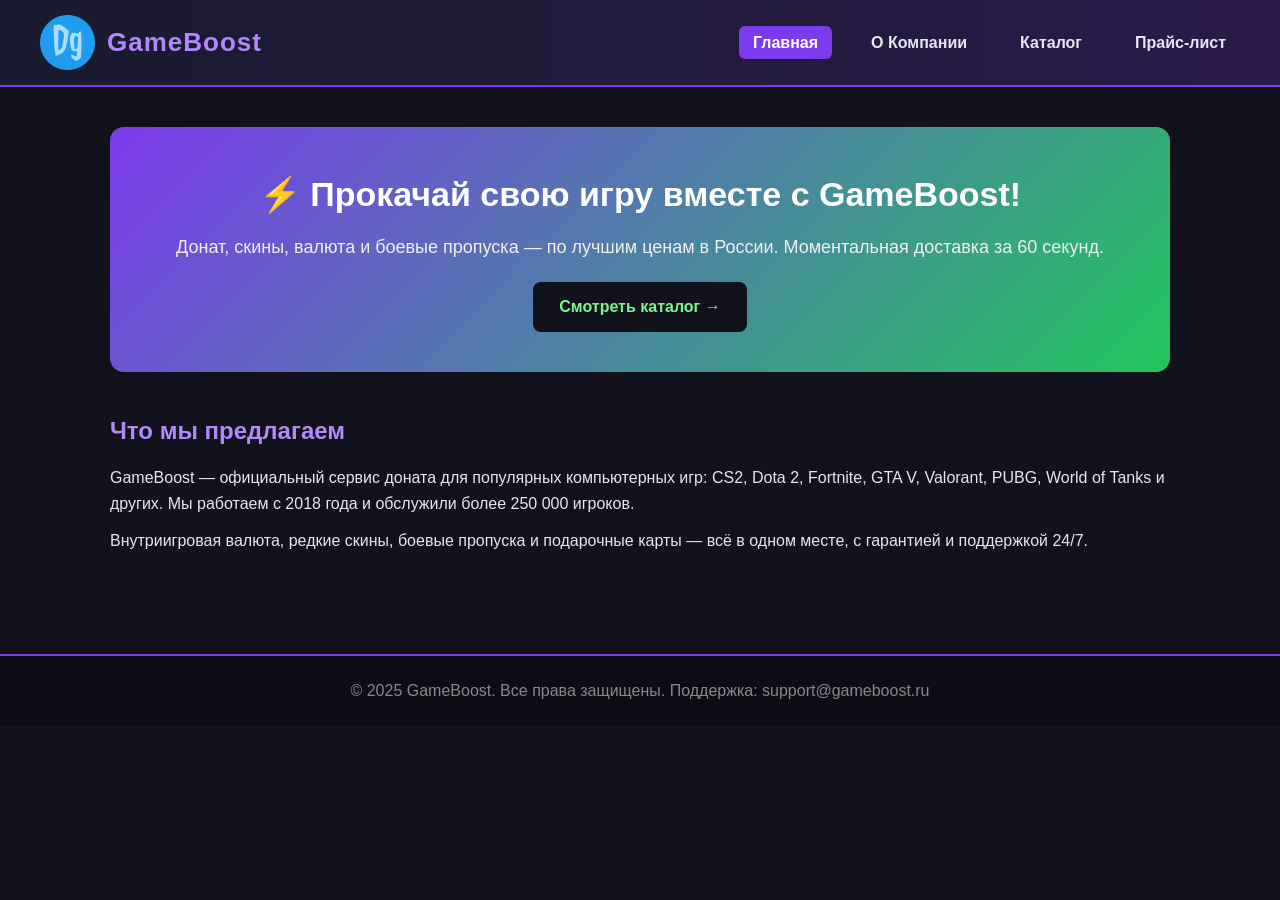
<file: index.html>
<!DOCTYPE html>
<html lang="ru">
<head>
  <meta charset="UTF-8">
  <meta name="viewport" content="width=device-width, initial-scale=1.0">
  <title>GameBoost — донат для компьютерных игр</title>
  <link rel="stylesheet" href="style.css">
</head>
<body>

  <header>
    <div class="logo-block">
      <img src="images/logo.png" alt="Логотип GameBoost">
      <h1>GameBoost</h1>
    </div>
    <nav>
      <ul>
        <li><a href="index.html" class="active">Главная</a></li>
        <li><a href="about.html">О Компании</a></li>
        <li><a href="catalog.html">Каталог</a></li>
        <li><a href="price.html">Прайс-лист</a></li>
      </ul>
    </nav>
  </header>

  <main class="container">

    <!-- Рекламное обращение -->
    <section class="banner">
      <h2>⚡ Прокачай свою игру вместе с GameBoost!</h2>
      <p>Донат, скины, валюта и боевые пропуска — по лучшим ценам в России. Моментальная доставка за 60 секунд.</p>
      <a href="catalog.html" class="cta">Смотреть каталог →</a>
    </section>

    <!-- Описание услуг -->
    <section>
      <h2 style="color:#b388ff; margin-bottom:15px;">Что мы предлагаем</h2>
      <p>GameBoost — официальный сервис доната для популярных компьютерных игр: CS2, Dota 2, Fortnite, GTA V, Valorant, PUBG, World of Tanks и других. Мы работаем с 2018 года и обслужили более 250 000 игроков.</p>
      <p style="margin-top:12px;">Внутриигровая валюта, редкие скины, боевые пропуска и подарочные карты — всё в одном месте, с гарантией и поддержкой 24/7.</p>
    </section>

  </main>

  <footer>
    © 2025 GameBoost. Все права защищены. Поддержка: support@gameboost.ru
  </footer>

</body>
</html>
</file>
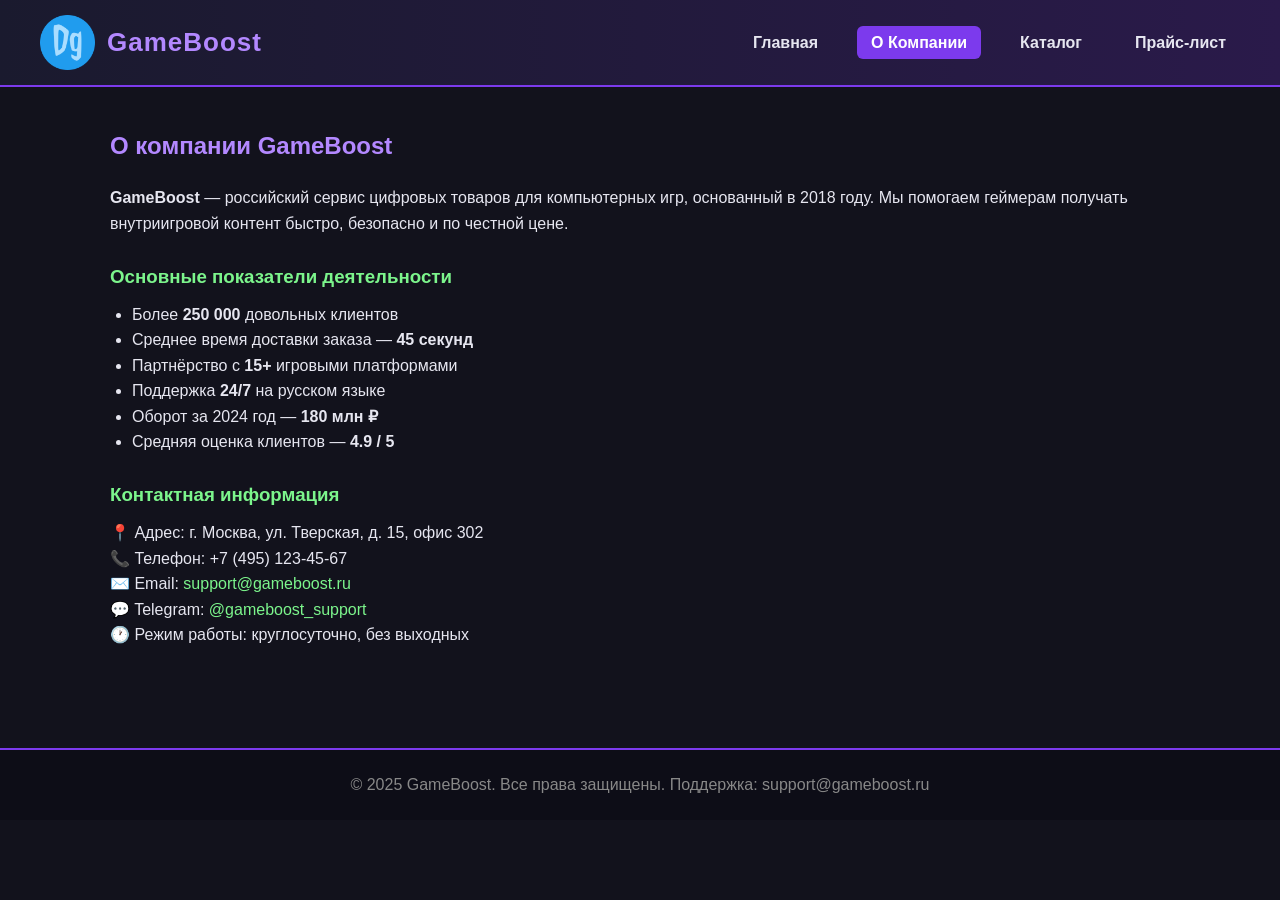
<file: about.html>
<!DOCTYPE html>
<html lang="ru">
<head>
  <meta charset="UTF-8">
  <title>О компании — GameBoost</title>
  <link rel="stylesheet" href="style.css">
</head>
<body>

  <header>
    <div class="logo-block">
      <img src="images/logo.png" alt="Логотип GameBoost">
      <h1>GameBoost</h1>
    </div>
    <nav>
      <ul>
        <li><a href="index.html">Главная</a></li>
        <li><a href="about.html" class="active">О Компании</a></li>
        <li><a href="catalog.html">Каталог</a></li>
        <li><a href="price.html">Прайс-лист</a></li>
      </ul>
    </nav>
  </header>

  <main class="container">

    <h2 style="color:#b388ff; margin-bottom:20px;">О компании GameBoost</h2>

    <p><strong>GameBoost</strong> — российский сервис цифровых товаров для компьютерных игр, основанный в 2018 году. Мы помогаем геймерам получать внутриигровой контент быстро, безопасно и по честной цене.</p>

    <h3 style="color:#7cf58c; margin:25px 0 10px;">Основные показатели деятельности</h3>
    <ul style="padding-left: 22px;">
      <li>Более <strong>250 000</strong> довольных клиентов</li>
      <li>Среднее время доставки заказа — <strong>45 секунд</strong></li>
      <li>Партнёрство с <strong>15+</strong> игровыми платформами</li>
      <li>Поддержка <strong>24/7</strong> на русском языке</li>
      <li>Оборот за 2024 год — <strong>180 млн ₽</strong></li>
      <li>Средняя оценка клиентов — <strong>4.9 / 5</strong></li>
    </ul>

    <h3 style="color:#7cf58c; margin:25px 0 10px;">Контактная информация</h3>
    <p>
      📍 Адрес: г. Москва, ул. Тверская, д. 15, офис 302<br>
      📞 Телефон: +7 (495) 123-45-67<br>
      ✉️ Email: <a href="mailto:support@gameboost.ru">support@gameboost.ru</a><br>
      💬 Telegram: <a href="#">@gameboost_support</a><br>
      🕐 Режим работы: круглосуточно, без выходных
    </p>

  </main>

  <footer>
    © 2025 GameBoost. Все права защищены. Поддержка: support@gameboost.ru
  </footer>

</body>
</html>
</file>
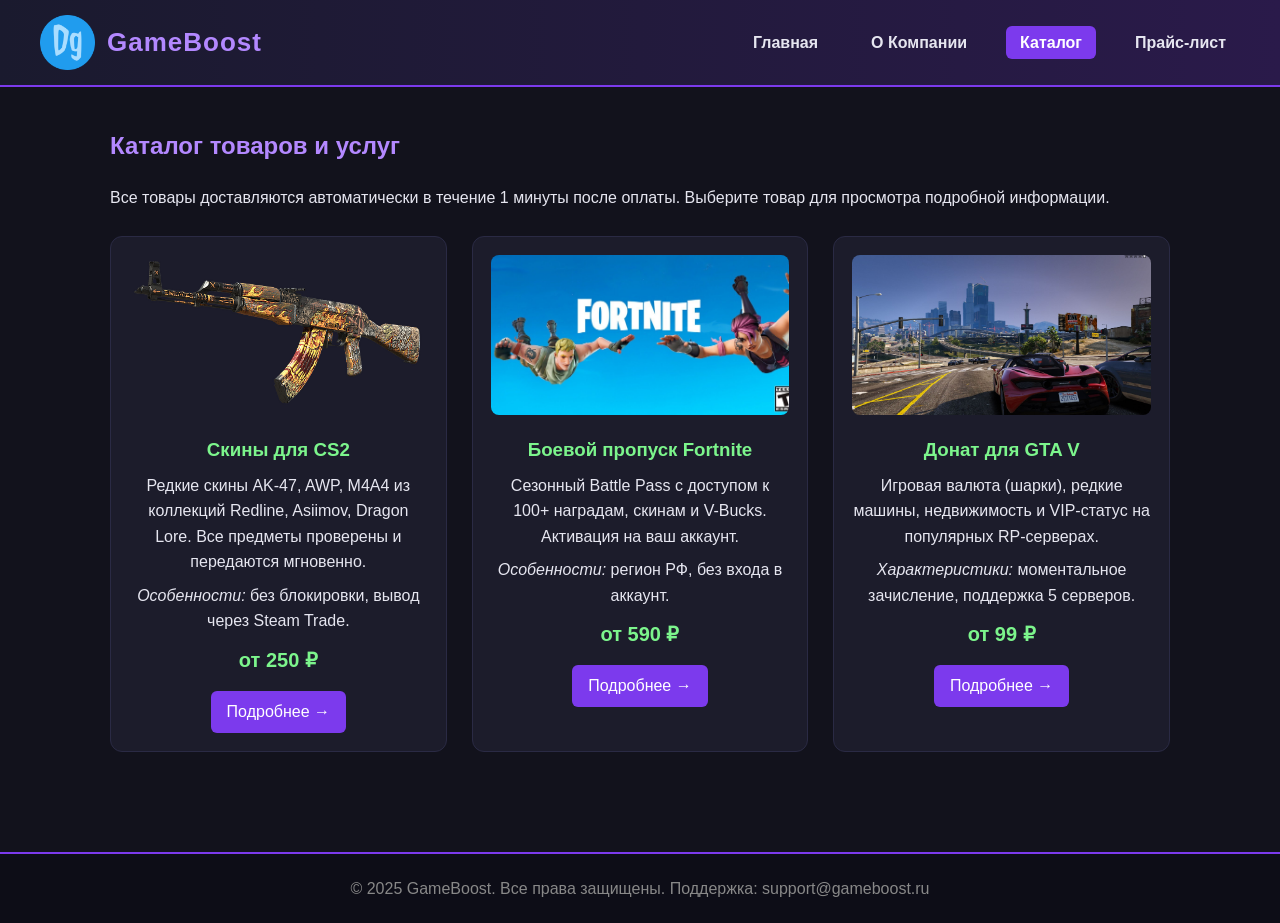
<file: catalog.html>
<!DOCTYPE html>
<html lang="ru">
<head>
  <meta charset="UTF-8">
  <meta name="viewport" content="width=device-width, initial-scale=1.0">
  <title>Каталог — GameBoost</title>
  <link rel="stylesheet" href="style.css">
</head>
<body>

  <header>
    <div class="logo-block">
      <img src="images/logo.png" alt="Логотип GameBoost">
      <h1>GameBoost</h1>
    </div>
    <nav>
      <ul>
        <li><a href="index.html">Главная</a></li>
        <li><a href="about.html">О Компании</a></li>
        <li><a href="catalog.html" class="active">Каталог</a></li>
        <li><a href="price.html">Прайс-лист</a></li>
      </ul>
    </nav>
  </header>

  <main class="container">

    <h2 style="color:#b388ff; margin-bottom:20px;">Каталог товаров и услуг</h2>
    <p>Все товары доставляются автоматически в течение 1 минуты после оплаты. Выберите товар для просмотра подробной информации.</p>

    <div class="products">

      <article class="card">
        <a href="cs2-skins.html">
          <img src="images/item1.jpg" alt="Скины для CS2">
        </a>
        <h3><a href="cs2-skins.html">Скины для CS2</a></h3>
        <p>Редкие скины AK-47, AWP, M4A4 из коллекций Redline, Asiimov, Dragon Lore. Все предметы проверены и передаются мгновенно.</p>
        <p style="margin-top:8px;"><em>Особенности:</em> без блокировки, вывод через Steam Trade.</p>
        <div class="price">от 250 ₽</div>
        <p style="margin-top: 15px;"><a href="cs2-skins.html" style="background:#7c3aed; color:#fff; padding:8px 16px; border-radius:6px; display:inline-block;">Подробнее →</a></p>
      </article>

      <article class="card">
        <a href="fortnite-bp.html">
          <img src="images/item3.jpg" alt="Боевой пропуск Fortnite">
        </a>
        <h3><a href="fortnite-bp.html">Боевой пропуск Fortnite</a></h3>
        <p>Сезонный Battle Pass с доступом к 100+ наградам, скинам и V-Bucks. Активация на ваш аккаунт.</p>
        <p style="margin-top:8px;"><em>Особенности:</em> регион РФ, без входа в аккаунт.</p>
        <div class="price">от 590 ₽</div>
        <p style="margin-top: 15px;"><a href="fortnite-bp.html" style="background:#7c3aed; color:#fff; padding:8px 16px; border-radius:6px; display:inline-block;">Подробнее →</a></p>
      </article>

      <article class="card">
        <a href="gta-donate.html">
          <img src="images/item2.jpg" alt="Донат для GTA V">
        </a>
        <h3><a href="gta-donate.html">Донат для GTA V</a></h3>
        <p>Игровая валюта (шарки), редкие машины, недвижимость и VIP-статус на популярных RP-серверах.</p>
        <p style="margin-top:8px;"><em>Характеристики:</em> моментальное зачисление, поддержка 5 серверов.</p>
        <div class="price">от 99 ₽</div>
        <p style="margin-top: 15px;"><a href="gta-donate.html" style="background:#7c3aed; color:#fff; padding:8px 16px; border-radius:6px; display:inline-block;">Подробнее →</a></p>
      </article>

    </div>

  </main>

  <footer>
    © 2025 GameBoost. Все права защищены. Поддержка: support@gameboost.ru
  </footer>

</body>
</html>
</file>
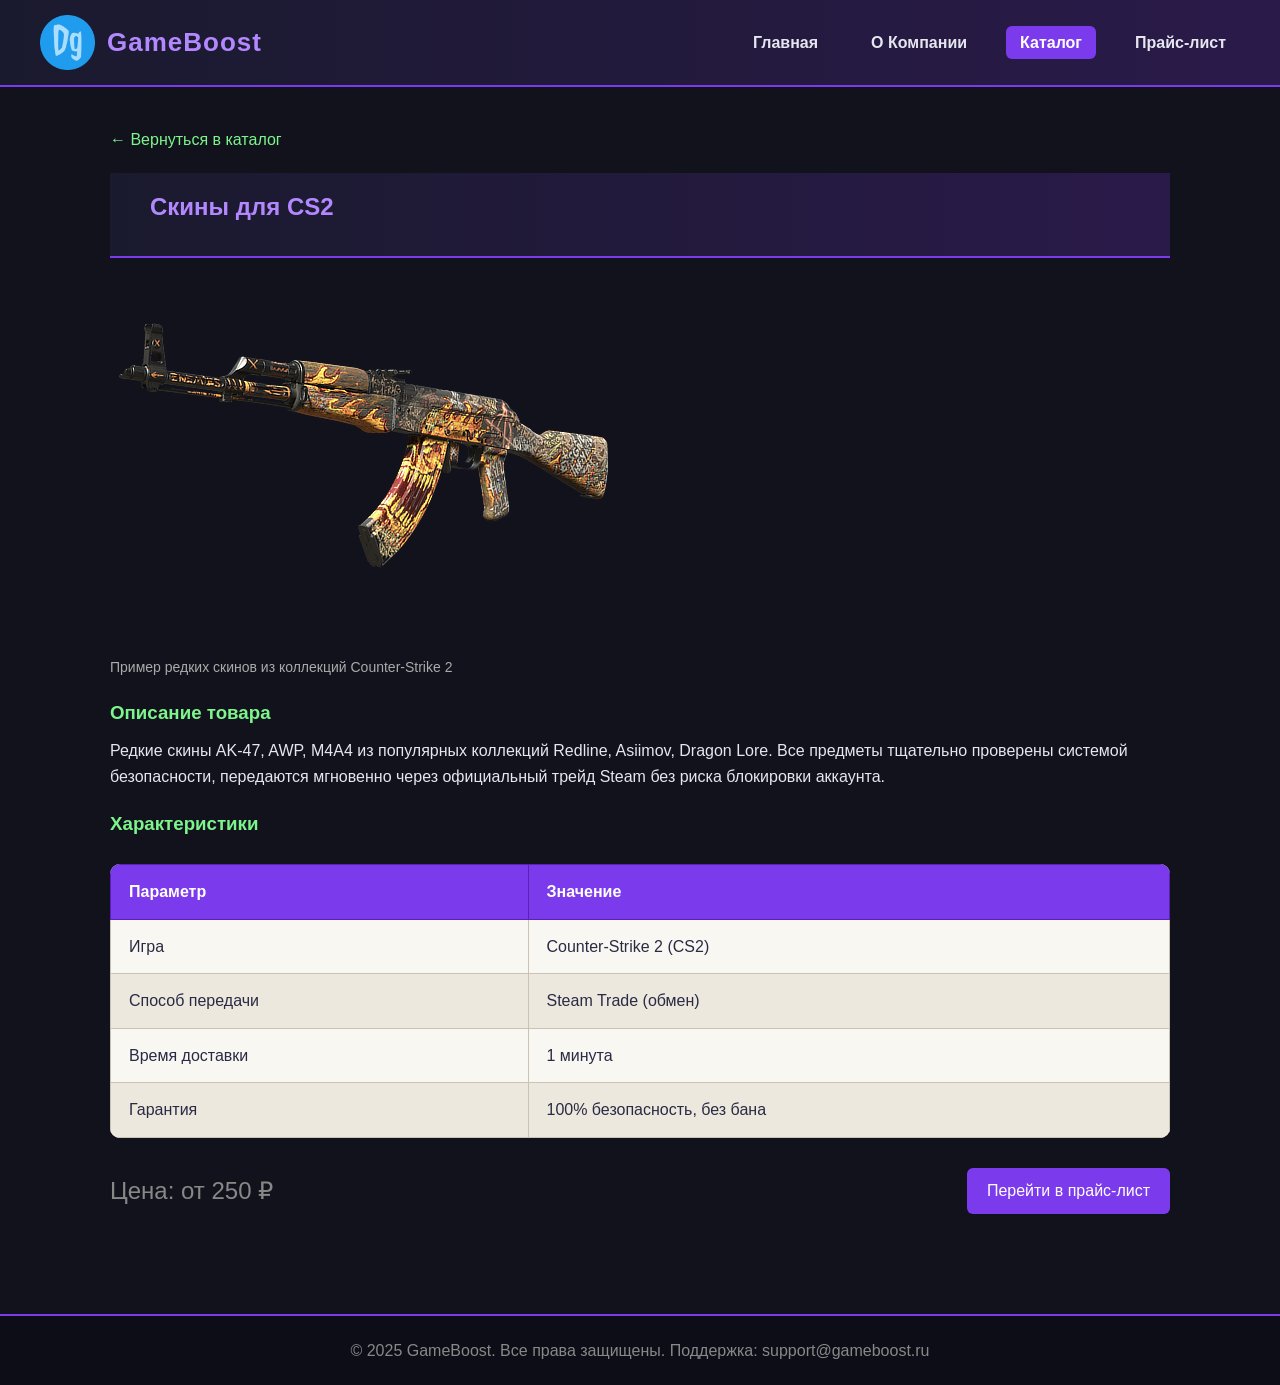
<file: cs2-skins.html>
<!DOCTYPE html>
<html lang="ru">
<head>
  <meta charset="UTF-8">
  <meta name="viewport" content="width=device-width, initial-scale=1.0">
  <title>Скины для CS2 — GameBoost</title>
  <link rel="stylesheet" href="style.css">
</head>
<body>

  <header>
    <div class="logo-block">
      <img src="images/logo.png" alt="Логотип GameBoost">
      <h1>GameBoost</h1>
    </div>
    <nav>
      <ul>
        <li><a href="index.html">Главная</a></li>
        <li><a href="about.html">О Компании</a></li>
        <li><a href="catalog.html" class="active">Каталог</a></li>
        <li><a href="price.html">Прайс-лист</a></li>
      </ul>
    </nav>
  </header>

  <main class="container">
    <p style="margin-bottom: 20px;"><a href="catalog.html">&larr; Вернуться в каталог</a></p>

    <article class="product-detail">
      <header>
        <h2 style="color:#b388ff; margin-bottom:15px;">Скины для CS2</h2>
      </header>

      <figure style="margin-bottom: 20px;">
        <img src="images/item1.jpg" alt="Скины для CS2 — редкие предметы" style="max-width:100%; border-radius:8px;">
        <figcaption style="color: #aaa; font-size: 14px; margin-top: 6px;">Пример редких скинов из коллекций Counter-Strike 2</figcaption>
      </figure>

      <section class="description" style="margin: 20px 0;">
        <h3 style="color:#7cf58c; margin-bottom: 10px;">Описание товара</h3>
        <p>Редкие скины AK-47, AWP, M4A4 из популярных коллекций Redline, Asiimov, Dragon Lore. Все предметы тщательно проверены системой безопасности, передаются мгновенно через официальный трейд Steam без риска блокировки аккаунта.</p>
      </section>

      <section class="specs" style="margin: 20px 0;">
        <h3 style="color:#7cf58c; margin-bottom: 10px;">Характеристики</h3>
        <table class="price">
          <tr>
            <th>Параметр</th>
            <th>Значение</th>
          </tr>
          <tr>
            <td>Игра</td>
            <td>Counter-Strike 2 (CS2)</td>
          </tr>
          <tr>
            <td>Способ передачи</td>
            <td>Steam Trade (обмен)</td>
          </tr>
          <tr>
            <td>Время доставки</td>
            <td>1 минута</td>
          </tr>
          <tr>
            <td>Гарантия</td>
            <td>100% безопасность, без бана</td>
          </tr>
        </table>
      </section>

      <footer style="margin-top: 30px; display: flex; align-items: center; justify-content: space-between; background: none; border: none; padding: 0;">
        <div class="price" style="font-size: 24px;">Цена: от 250 ₽</div>
        <a href="price.html" class="cta" style="margin-top: 0; background: #7c3aed; color: #fff; padding: 10px 20px; border-radius: 6px;">Перейти в прайс-лист</a>
      </footer>
    </article>
  </main>

  <footer>
    © 2025 GameBoost. Все права защищены. Поддержка: support@gameboost.ru
  </footer>

</body>
</html>
</file>
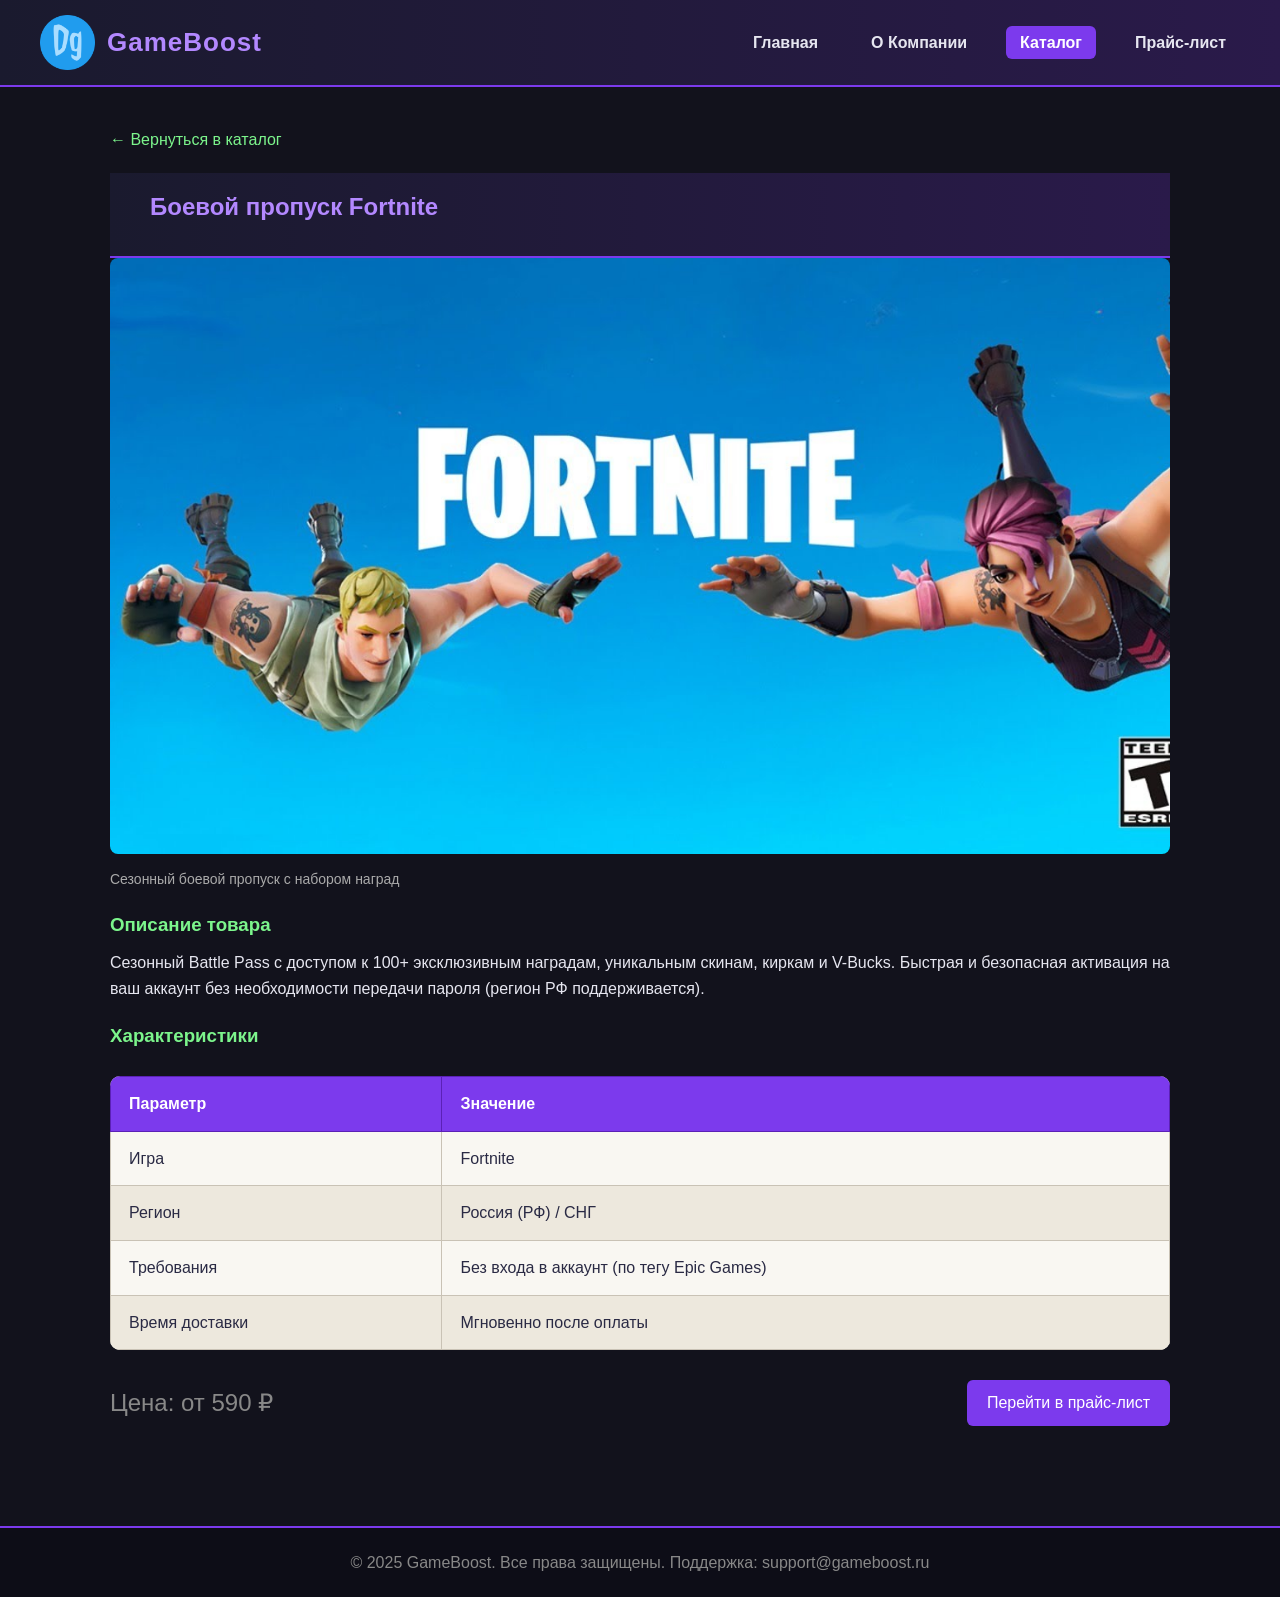
<file: fortnite-bp.html>
<!DOCTYPE html>
<html lang="ru">
<head>
  <meta charset="UTF-8">
  <meta name="viewport" content="width=device-width, initial-scale=1.0">
  <title>Боевой пропуск Fortnite — GameBoost</title>
  <link rel="stylesheet" href="style.css">
</head>
<body>

  <header>
    <div class="logo-block">
      <img src="images/logo.png" alt="Логотип GameBoost">
      <h1>GameBoost</h1>
    </div>
    <nav>
      <ul>
        <li><a href="index.html">Главная</a></li>
        <li><a href="about.html">О Компании</a></li>
        <li><a href="catalog.html" class="active">Каталог</a></li>
        <li><a href="price.html">Прайс-лист</a></li>
      </ul>
    </nav>
  </header>

  <main class="container">
    <p style="margin-bottom: 20px;"><a href="catalog.html">&larr; Вернуться в каталог</a></p>

    <article class="product-detail">
      <header>
        <h2 style="color:#b388ff; margin-bottom:15px;">Боевой пропуск Fortnite</h2>
      </header>

      <figure style="margin-bottom: 20px;">
        <img src="images/item3.jpg" alt="Боевой пропуск Fortnite" style="max-width:100%; border-radius:8px;">
        <figcaption style="color: #aaa; font-size: 14px; margin-top: 6px;">Сезонный боевой пропуск с набором наград</figcaption>
      </figure>

      <section class="description" style="margin: 20px 0;">
        <h3 style="color:#7cf58c; margin-bottom: 10px;">Описание товара</h3>
        <p>Сезонный Battle Pass с доступом к 100+ эксклюзивным наградам, уникальным скинам, киркам и V-Bucks. Быстрая и безопасная активация на ваш аккаунт без необходимости передачи пароля (регион РФ поддерживается).</p>
      </section>

      <section class="specs" style="margin: 20px 0;">
        <h3 style="color:#7cf58c; margin-bottom: 10px;">Характеристики</h3>
        <table class="price">
          <tr>
            <th>Параметр</th>
            <th>Значение</th>
          </tr>
          <tr>
            <td>Игра</td>
            <td>Fortnite</td>
          </tr>
          <tr>
            <td>Регион</td>
            <td>Россия (РФ) / СНГ</td>
          </tr>
          <tr>
            <td>Требования</td>
            <td>Без входа в аккаунт (по тегу Epic Games)</td>
          </tr>
          <tr>
            <td>Время доставки</td>
            <td>Мгновенно после оплаты</td>
          </tr>
        </table>
      </section>

      <footer style="margin-top: 30px; display: flex; align-items: center; justify-content: space-between; background: none; border: none; padding: 0;">
        <div class="price" style="font-size: 24px;">Цена: от 590 ₽</div>
        <a href="price.html" class="cta" style="margin-top: 0; background: #7c3aed; color: #fff; padding: 10px 20px; border-radius: 6px;">Перейти в прайс-лист</a>
      </footer>
    </article>
  </main>

  <footer>
    © 2025 GameBoost. Все права защищены. Поддержка: support@gameboost.ru
  </footer>

</body>
</html>
</file>
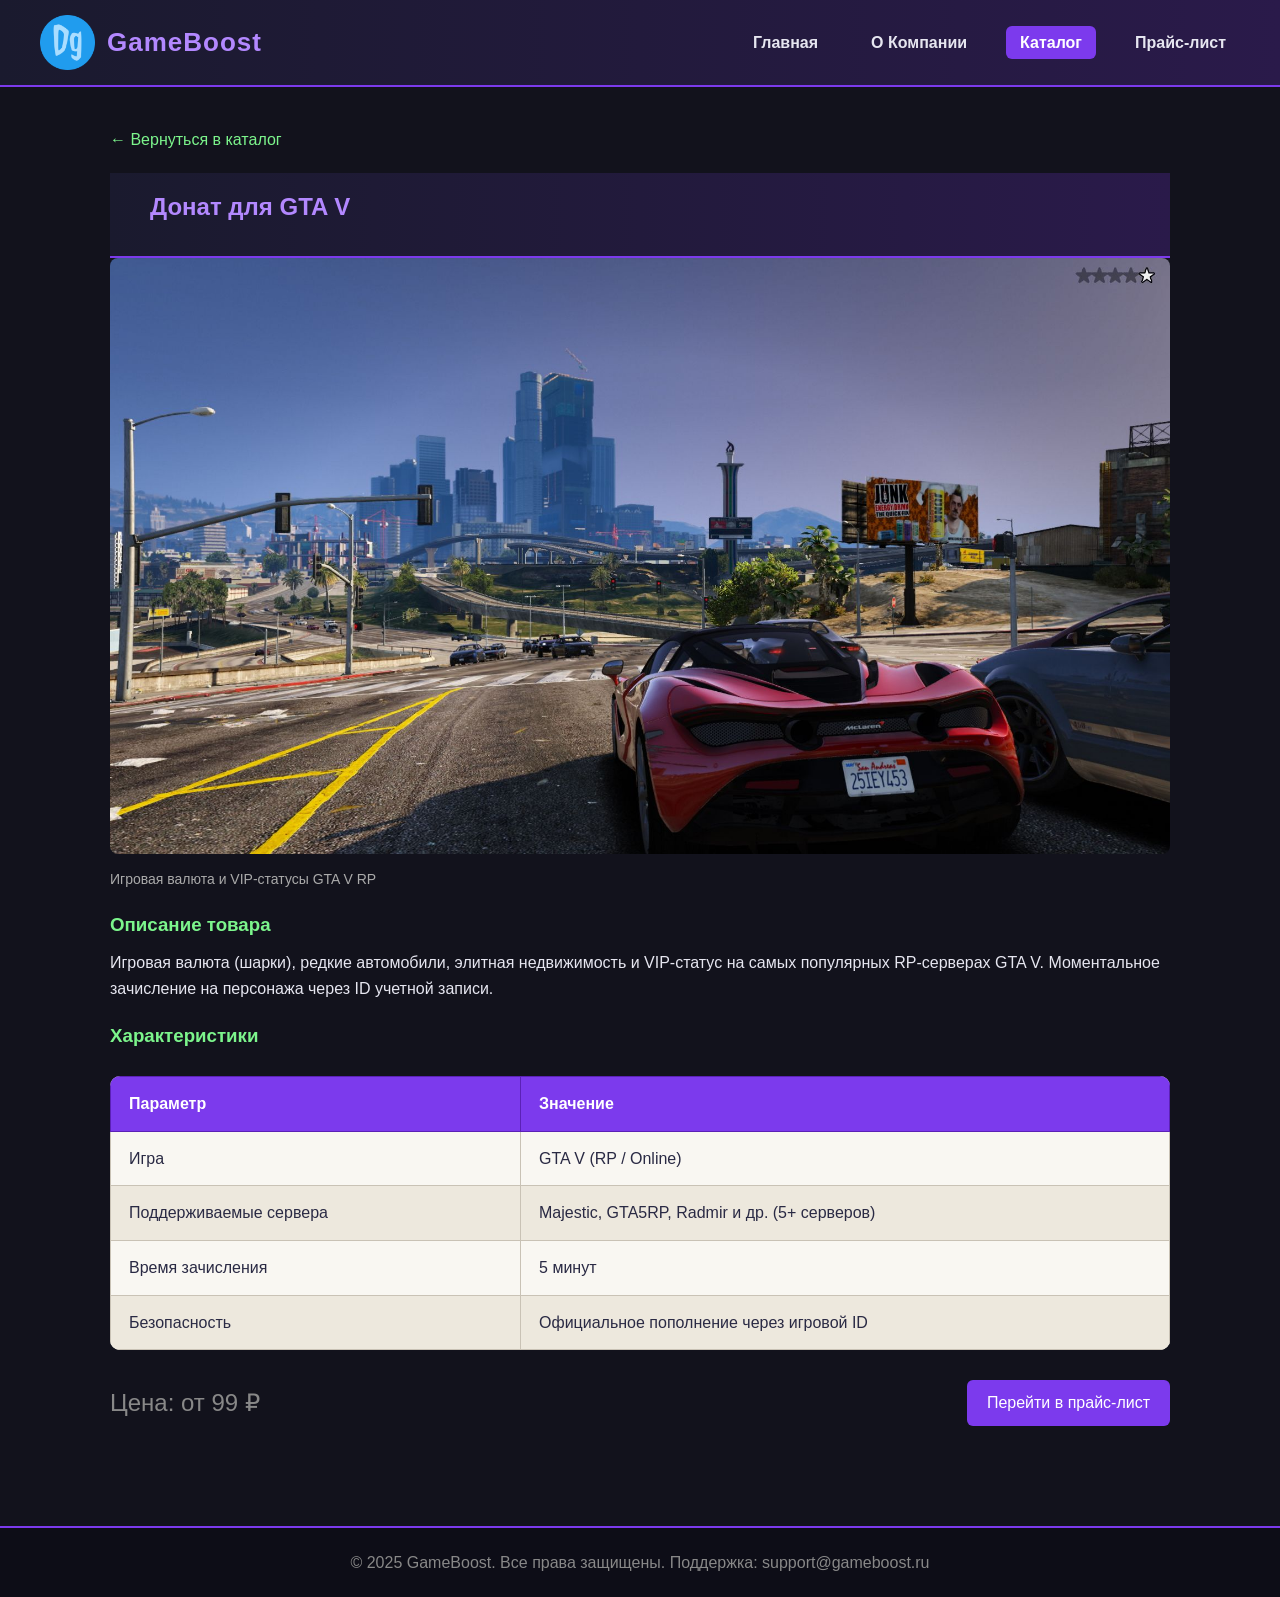
<file: gta-donate.html>
<!DOCTYPE html>
<html lang="ru">
<head>
  <meta charset="UTF-8">
  <meta name="viewport" content="width=device-width, initial-scale=1.0">
  <title>Донат для GTA V — GameBoost</title>
  <link rel="stylesheet" href="style.css">
</head>
<body>

  <header>
    <div class="logo-block">
      <img src="images/logo.png" alt="Логотип GameBoost">
      <h1>GameBoost</h1>
    </div>
    <nav>
      <ul>
        <li><a href="index.html">Главная</a></li>
        <li><a href="about.html">О Компании</a></li>
        <li><a href="catalog.html" class="active">Каталог</a></li>
        <li><a href="price.html">Прайс-лист</a></li>
      </ul>
    </nav>
  </header>

  <main class="container">
    <p style="margin-bottom: 20px;"><a href="catalog.html">&larr; Вернуться в каталог</a></p>

    <article class="product-detail">
      <header>
        <h2 style="color:#b388ff; margin-bottom:15px;">Донат для GTA V</h2>
      </header>

      <figure style="margin-bottom: 20px;">
        <img src="images/item2.jpg" alt="Донат для GTA V" style="max-width:100%; border-radius:8px;">
        <figcaption style="color: #aaa; font-size: 14px; margin-top: 6px;">Игровая валюта и VIP-статусы GTA V RP</figcaption>
      </figure>

      <section class="description" style="margin: 20px 0;">
        <h3 style="color:#7cf58c; margin-bottom: 10px;">Описание товара</h3>
        <p>Игровая валюта (шарки), редкие автомобили, элитная недвижимость и VIP-статус на самых популярных RP-серверах GTA V. Моментальное зачисление на персонажа через ID учетной записи.</p>
      </section>

      <section class="specs" style="margin: 20px 0;">
        <h3 style="color:#7cf58c; margin-bottom: 10px;">Характеристики</h3>
        <table class="price">
          <tr>
            <th>Параметр</th>
            <th>Значение</th>
          </tr>
          <tr>
            <td>Игра</td>
            <td>GTA V (RP / Online)</td>
          </tr>
          <tr>
            <td>Поддерживаемые сервера</td>
            <td>Majestic, GTA5RP, Radmir и др. (5+ серверов)</td>
          </tr>
          <tr>
            <td>Время зачисления</td>
            <td>5 минут</td>
          </tr>
          <tr>
            <td>Безопасность</td>
            <td>Официальное пополнение через игровой ID</td>
          </tr>
        </table>
      </section>

      <footer style="margin-top: 30px; display: flex; align-items: center; justify-content: space-between; background: none; border: none; padding: 0;">
        <div class="price" style="font-size: 24px;">Цена: от 99 ₽</div>
        <a href="price.html" class="cta" style="margin-top: 0; background: #7c3aed; color: #fff; padding: 10px 20px; border-radius: 6px;">Перейти в прайс-лист</a>
      </footer>
    </article>
  </main>

  <footer>
    © 2025 GameBoost. Все права защищены. Поддержка: support@gameboost.ru
  </footer>

</body>
</html>
</file>
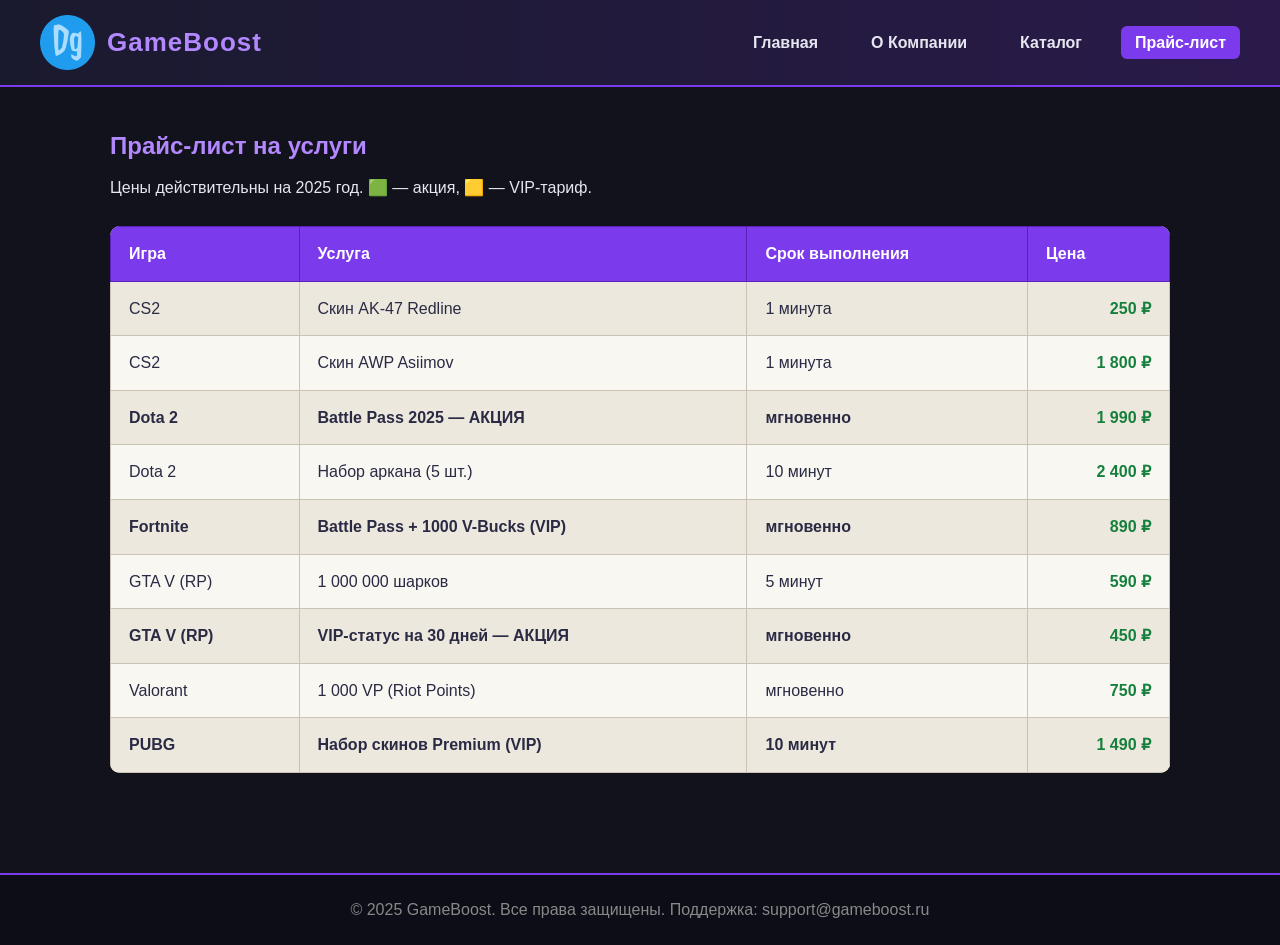
<file: price.html>
<!DOCTYPE html>
<html lang="ru">
<head>
  <meta charset="UTF-8">
  <title>Прайс-лист — GameBoost</title>
  <link rel="stylesheet" href="style.css">
</head>
<body>

  <header>
    <div class="logo-block">
      <img src="images/logo.png" alt="Логотип GameBoost">
      <h1>GameBoost</h1>
    </div>
    <nav>
      <ul>
        <li><a href="index.html">Главная</a></li>
        <li><a href="about.html">О Компании</a></li>
        <li><a href="catalog.html">Каталог</a></li>
        <li><a href="price.html" class="active">Прайс-лист</a></li>
      </ul>
    </nav>
  </header>

  <main class="container">

    <h2 style="color:#b388ff; margin-bottom:10px;">Прайс-лист на услуги</h2>
    <p>Цены действительны на 2025 год. 🟩 — акция, 🟨 — VIP-тариф.</p>

    <table class="price">
      <thead>
        <tr>
          <th>Игра</th>
          <th>Услуга</th>
          <th>Срок выполнения</th>
          <th>Цена</th>
        </tr>
      </thead>
      <tbody>
        <tr>
          <td>CS2</td>
          <td>Скин AK-47 Redline</td>
          <td>1 минута</td>
          <td class="price-cell">250 ₽</td>
        </tr>
        <tr>
          <td>CS2</td>
          <td>Скин AWP Asiimov</td>
          <td>1 минута</td>
          <td class="price-cell">1 800 ₽</td>
        </tr>
        <tr class="highlight">
          <td>Dota 2</td>
          <td>Battle Pass 2025 — АКЦИЯ</td>
          <td>мгновенно</td>
          <td class="price-cell">1 990 ₽</td>
        </tr>
        <tr>
          <td>Dota 2</td>
          <td>Набор аркана (5 шт.)</td>
          <td>10 минут</td>
          <td class="price-cell">2 400 ₽</td>
        </tr>
        <tr class="vip">
          <td>Fortnite</td>
          <td>Battle Pass + 1000 V-Bucks (VIP)</td>
          <td>мгновенно</td>
          <td class="price-cell">890 ₽</td>
        </tr>
        <tr>
          <td>GTA V (RP)</td>
          <td>1 000 000 шарков</td>
          <td>5 минут</td>
          <td class="price-cell">590 ₽</td>
        </tr>
        <tr class="highlight">
          <td>GTA V (RP)</td>
          <td>VIP-статус на 30 дней — АКЦИЯ</td>
          <td>мгновенно</td>
          <td class="price-cell">450 ₽</td>
        </tr>
        <tr>
          <td>Valorant</td>
          <td>1 000 VP (Riot Points)</td>
          <td>мгновенно</td>
          <td class="price-cell">750 ₽</td>
        </tr>
        <tr class="vip">
          <td>PUBG</td>
          <td>Набор скинов Premium (VIP)</td>
          <td>10 минут</td>
          <td class="price-cell">1 490 ₽</td>
        </tr>
      </tbody>
    </table>

  </main>

  <footer>
    © 2025 GameBoost. Все права защищены. Поддержка: support@gameboost.ru
  </footer>

</body>
</html>
</file>
<file: style.css>
/* ===== Сброс и база ===== */
* {
  margin: 0;
  padding: 0;
  box-sizing: border-box;
}

body {
  font-family: 'Segoe UI', Arial, sans-serif;
  background: #12121c;
  color: #e6e6f0;
  line-height: 1.6;
}

a {
  color: #7cf58c;
  text-decoration: none;
}
a:hover {
  text-decoration: underline;
}

/* ===== Шапка ===== */
header {
  background: linear-gradient(90deg, #1a1a2e, #2a1a4a);
  padding: 15px 40px;
  display: flex;
  align-items: center;
  justify-content: space-between;
  border-bottom: 2px solid #7c3aed;
}

.logo-block {
  display: flex;
  align-items: center;
  gap: 12px;
}

.logo-block img {
  width: 55px;
  height: 55px;
}

.logo-block h1 {
  font-size: 26px;
  color: #b388ff;
  letter-spacing: 1px;
}

/* ===== Меню ===== */
nav ul {
  list-style: none;
  display: flex;
  gap: 25px;
}

nav a {
  color: #e6e6f0;
  font-weight: 600;
  padding: 8px 14px;
  border-radius: 6px;
  transition: 0.25s;
}

nav a:hover,
nav a.active {
  background: #7c3aed;
  color: #fff;
  text-decoration: none;
}

/* ===== Контейнер ===== */
.container {
  max-width: 1100px;
  margin: 0 auto;
  padding: 40px 20px;
}

/* ===== Рекламный баннер ===== */
.banner {
  background: linear-gradient(135deg, #7c3aed, #22c55e);
  border-radius: 14px;
  padding: 40px;
  text-align: center;
  margin-bottom: 40px;
}

.banner h2 {
  font-size: 34px;
  margin-bottom: 12px;
  color: #fff;
}

.banner p {
  font-size: 18px;
  color: #f0f0f0;
}

.banner .cta {
  display: inline-block;
  margin-top: 20px;
  background: #12121c;
  color: #7cf58c;
  padding: 12px 26px;
  border-radius: 8px;
  font-weight: bold;
  transition: 0.25s;
}

.banner .cta:hover {
  background: #000;
  text-decoration: none;
  transform: scale(1.05);
}

/* ===== Карточки товаров ===== */
.products {
  display: grid;
  grid-template-columns: repeat(auto-fit, minmax(260px, 1fr));
  gap: 25px;
  margin-top: 25px;
}

.card {
  background: #1c1c2b;
  border: 1px solid #2a2a44;
  border-radius: 12px;
  padding: 18px;
  text-align: center;
  transition: 0.3s;
}

.card:hover {
  border-color: #7c3aed;
  transform: translateY(-5px);
}

.card img {
  width: 100%;
  height: 160px;
  object-fit: cover;
  border-radius: 8px;
  margin-bottom: 12px;
}

.card h3 {
  color: #b388ff;
  margin-bottom: 8px;
}

.card .price {
  color: #7cf58c;
  font-size: 20px;
  font-weight: bold;
  margin-top: 10px;
}

/* ===== Таблица прайса (светлые ячейки) ===== */
table.price {
  width: 100%;
  border-collapse: collapse;
  margin-top: 25px;
  border-radius: 10px;
  overflow: hidden;
  background: #f4f1ea;         /* светло-бежевый фон таблицы */
}

table.price th,
table.price td {
  padding: 14px 18px;
  border: 1px solid #c9c2b5;
  text-align: left;
  color: #2a2a44;              /* тёмный текст на светлом фоне */
}

table.price th {
  background: #7c3aed;         /* фиолетовые заголовки */
  color: #fff;
  font-size: 16px;
  border-color: #5b21b6;
}

/* Чередование строк — светлые тона, без чёрного */
table.price tr:nth-child(even) td {
  background: #f9f7f2;         /* почти белый */
}

table.price tr:nth-child(odd) td {
  background: #ede8dd;         /* светло-бежевый */
}

table.price .highlight {
  background: #b9f0c4 !important;   /* акция — светло-зелёный */
  color: #14532d;
  font-weight: bold;
}

table.price .vip {
  background: #fde68a !important;   /* VIP — светло-жёлтый */
  color: #78350f;
  font-weight: bold;
}

table.price td.price-cell {
  color: #15803d;              /* тёмно-зелёный текст цены на светлом фоне */
  font-weight: bold;
  text-align: right;
}

/* ===== Футер ===== */
footer {
  background: #0d0d17;
  text-align: center;
  padding: 22px;
  margin-top: 60px;
  color: #888;
  border-top: 2px solid #7c3aed;
}

/* ===== Адаптив ===== */
@media (max-width: 700px) {
  header {
    flex-direction: column;
    gap: 12px;
  }
  nav ul {
    flex-wrap: wrap;
    justify-content: center;
    gap: 10px;
  }
  .banner h2 { font-size: 24px; }
}
</file>
